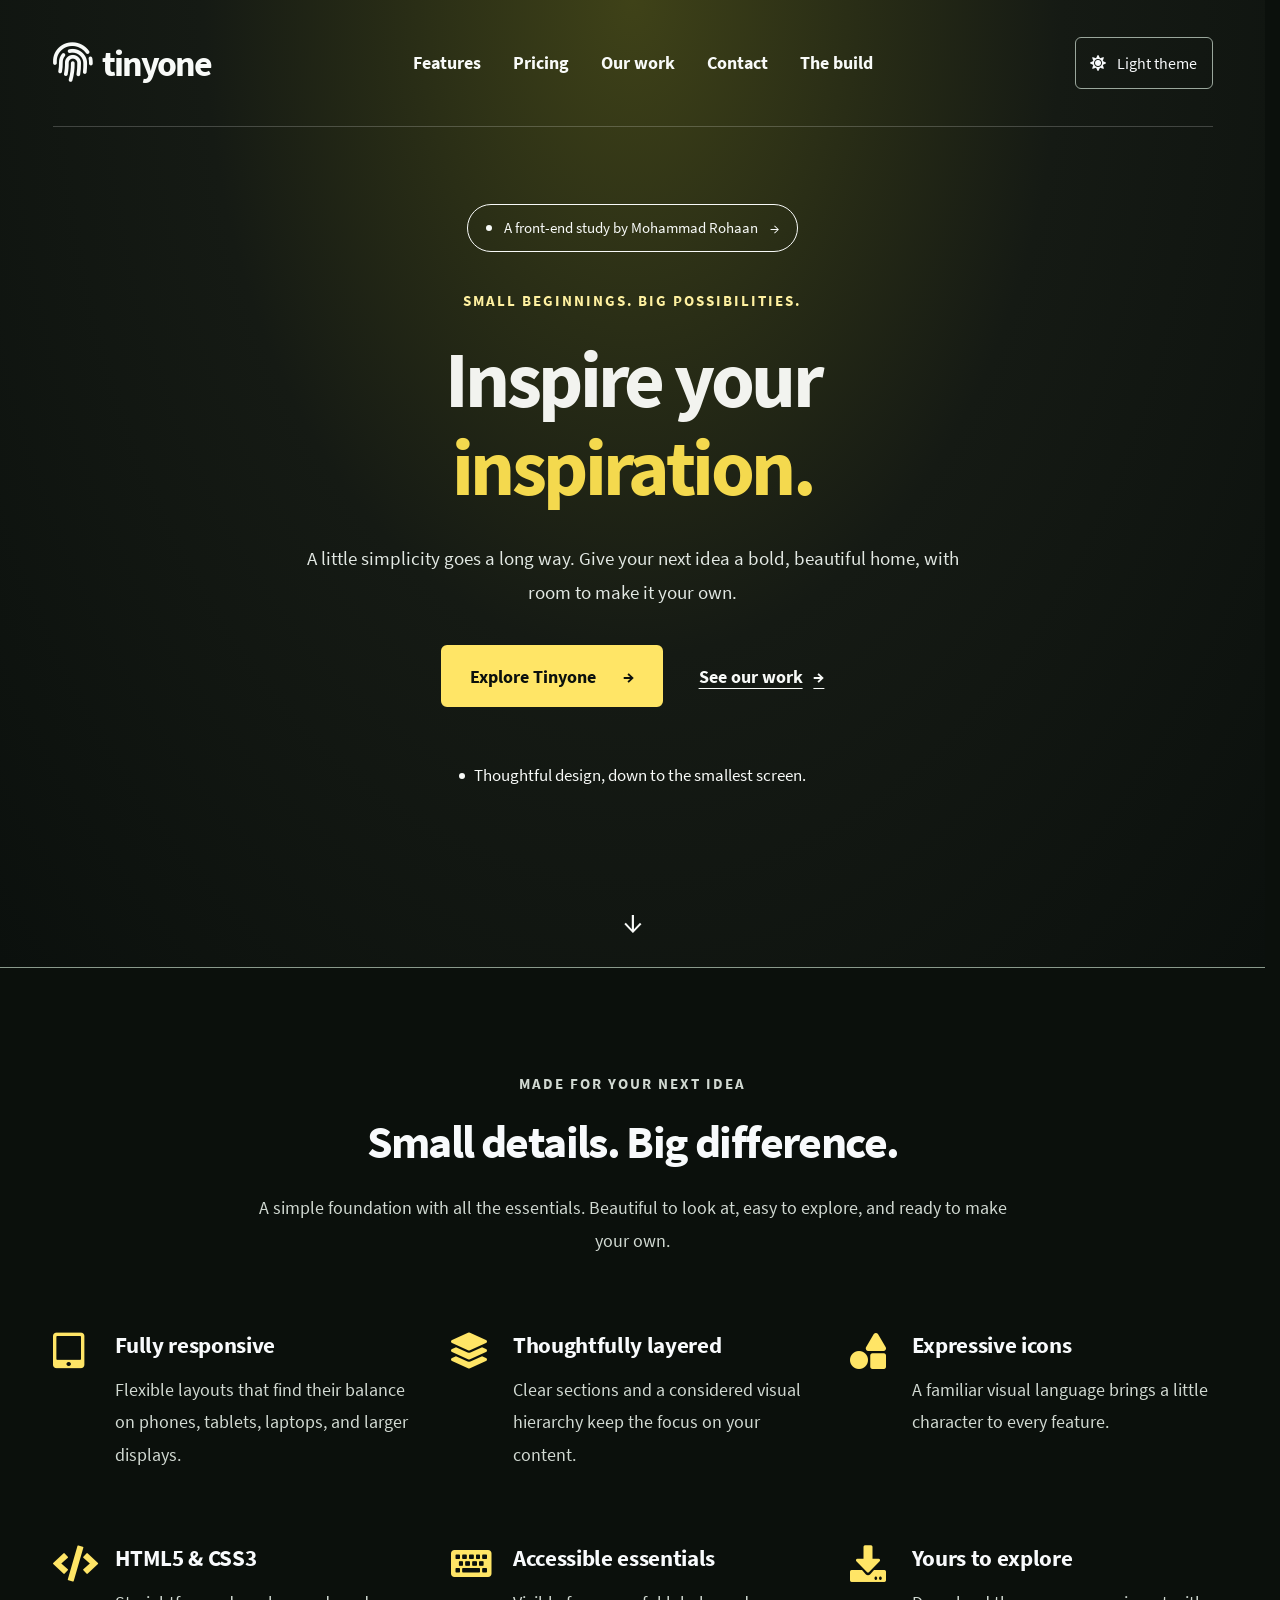
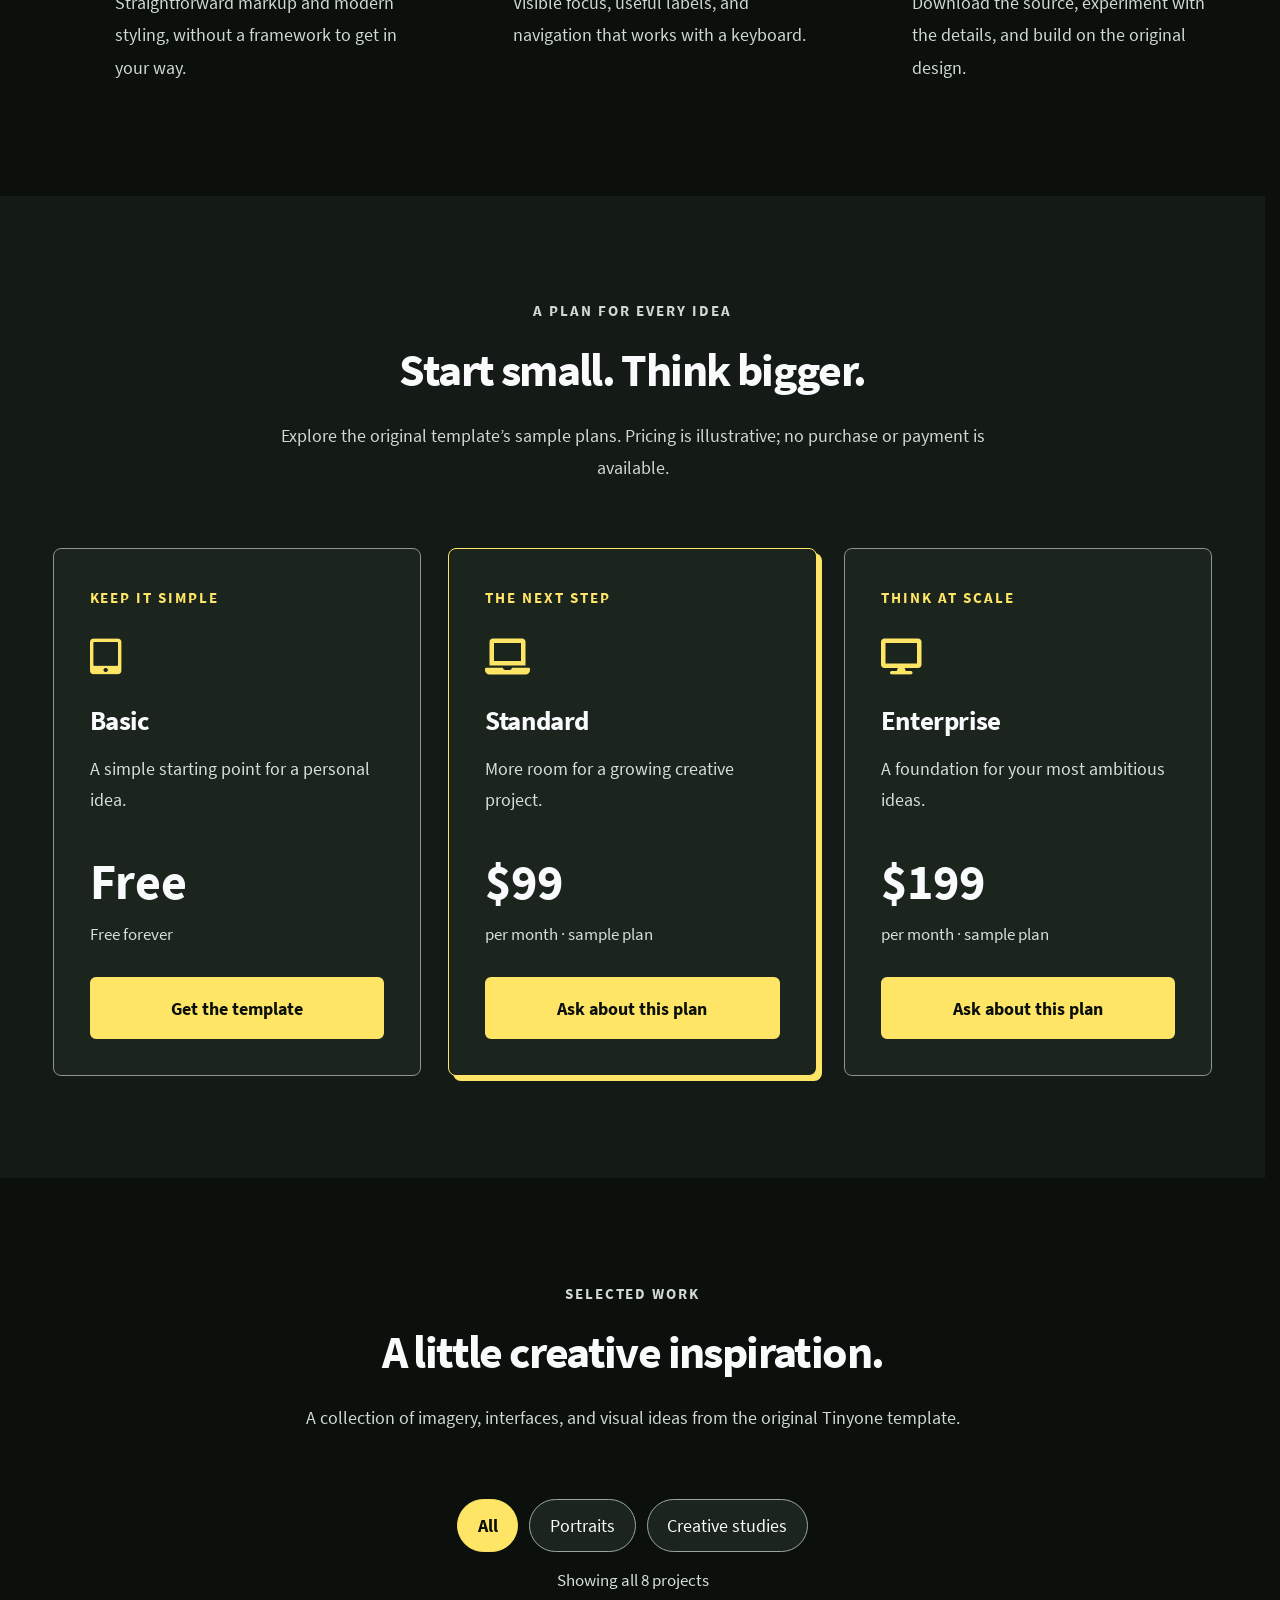
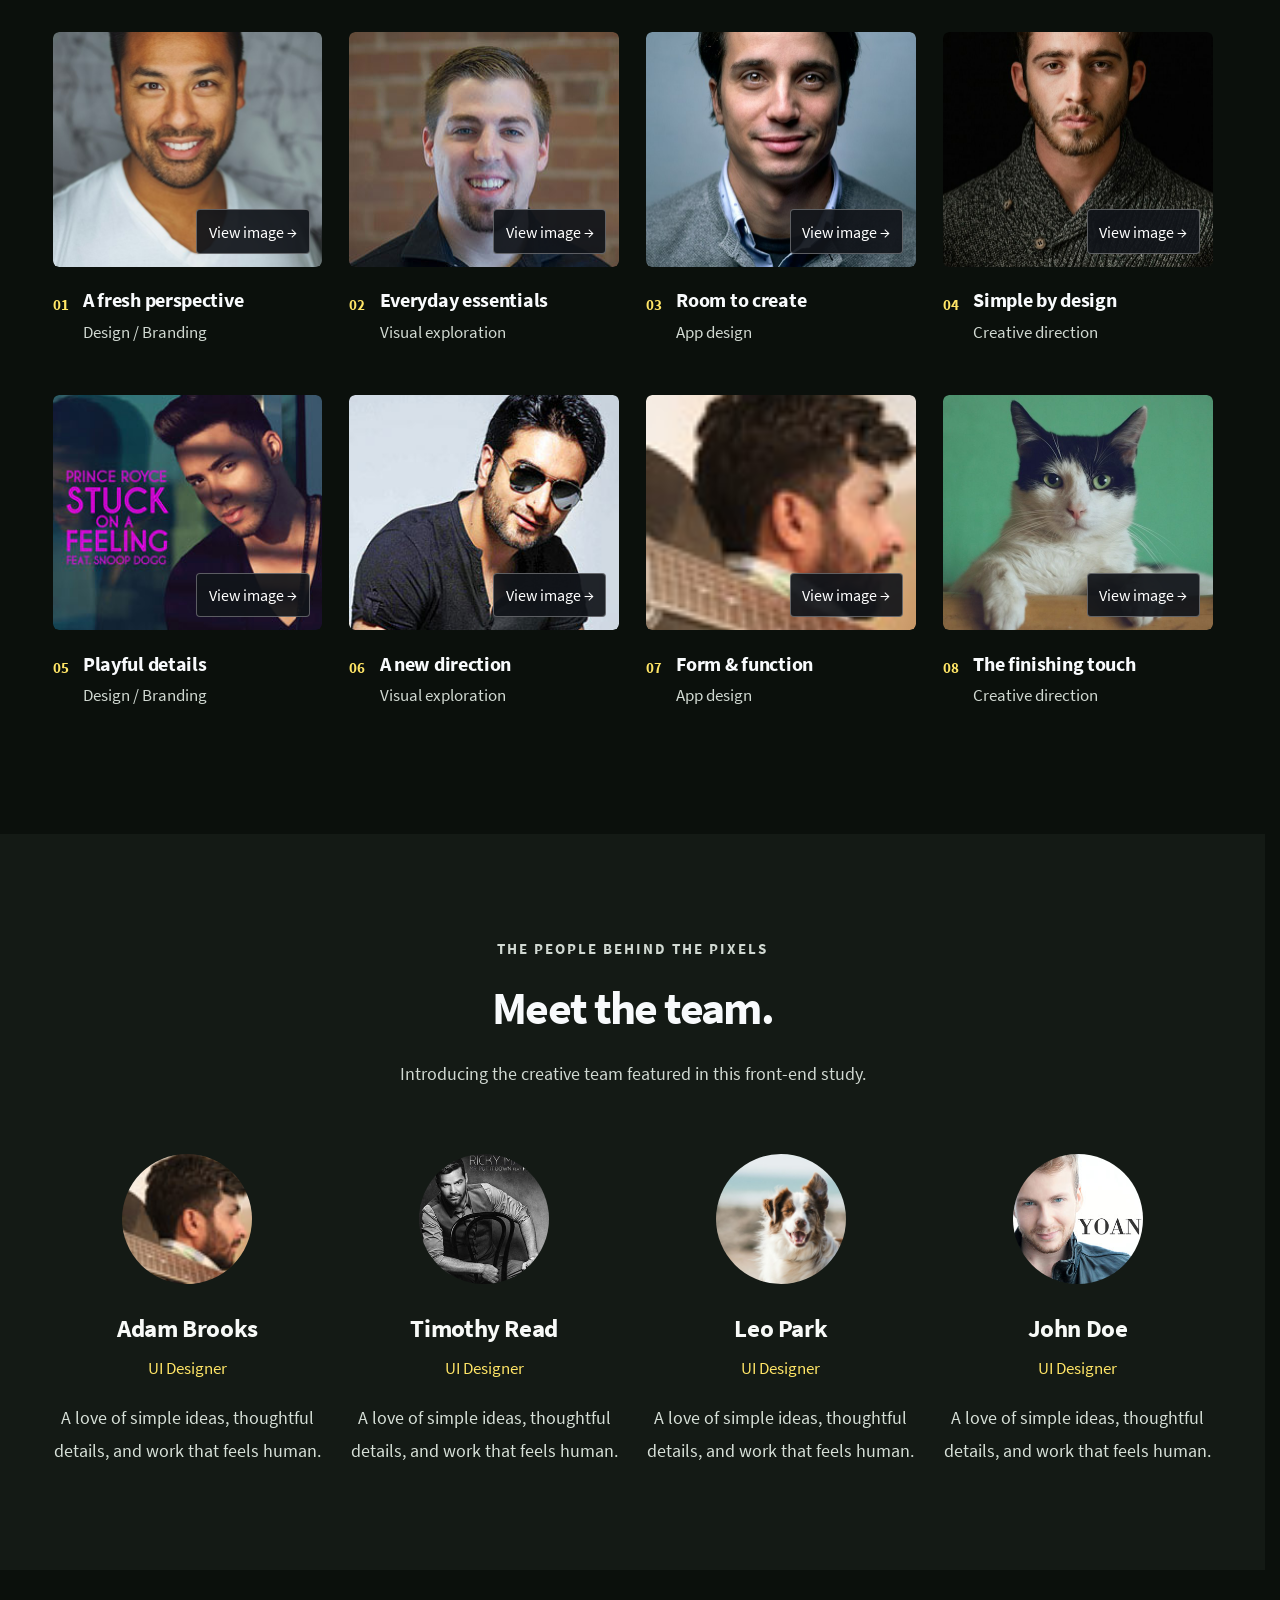
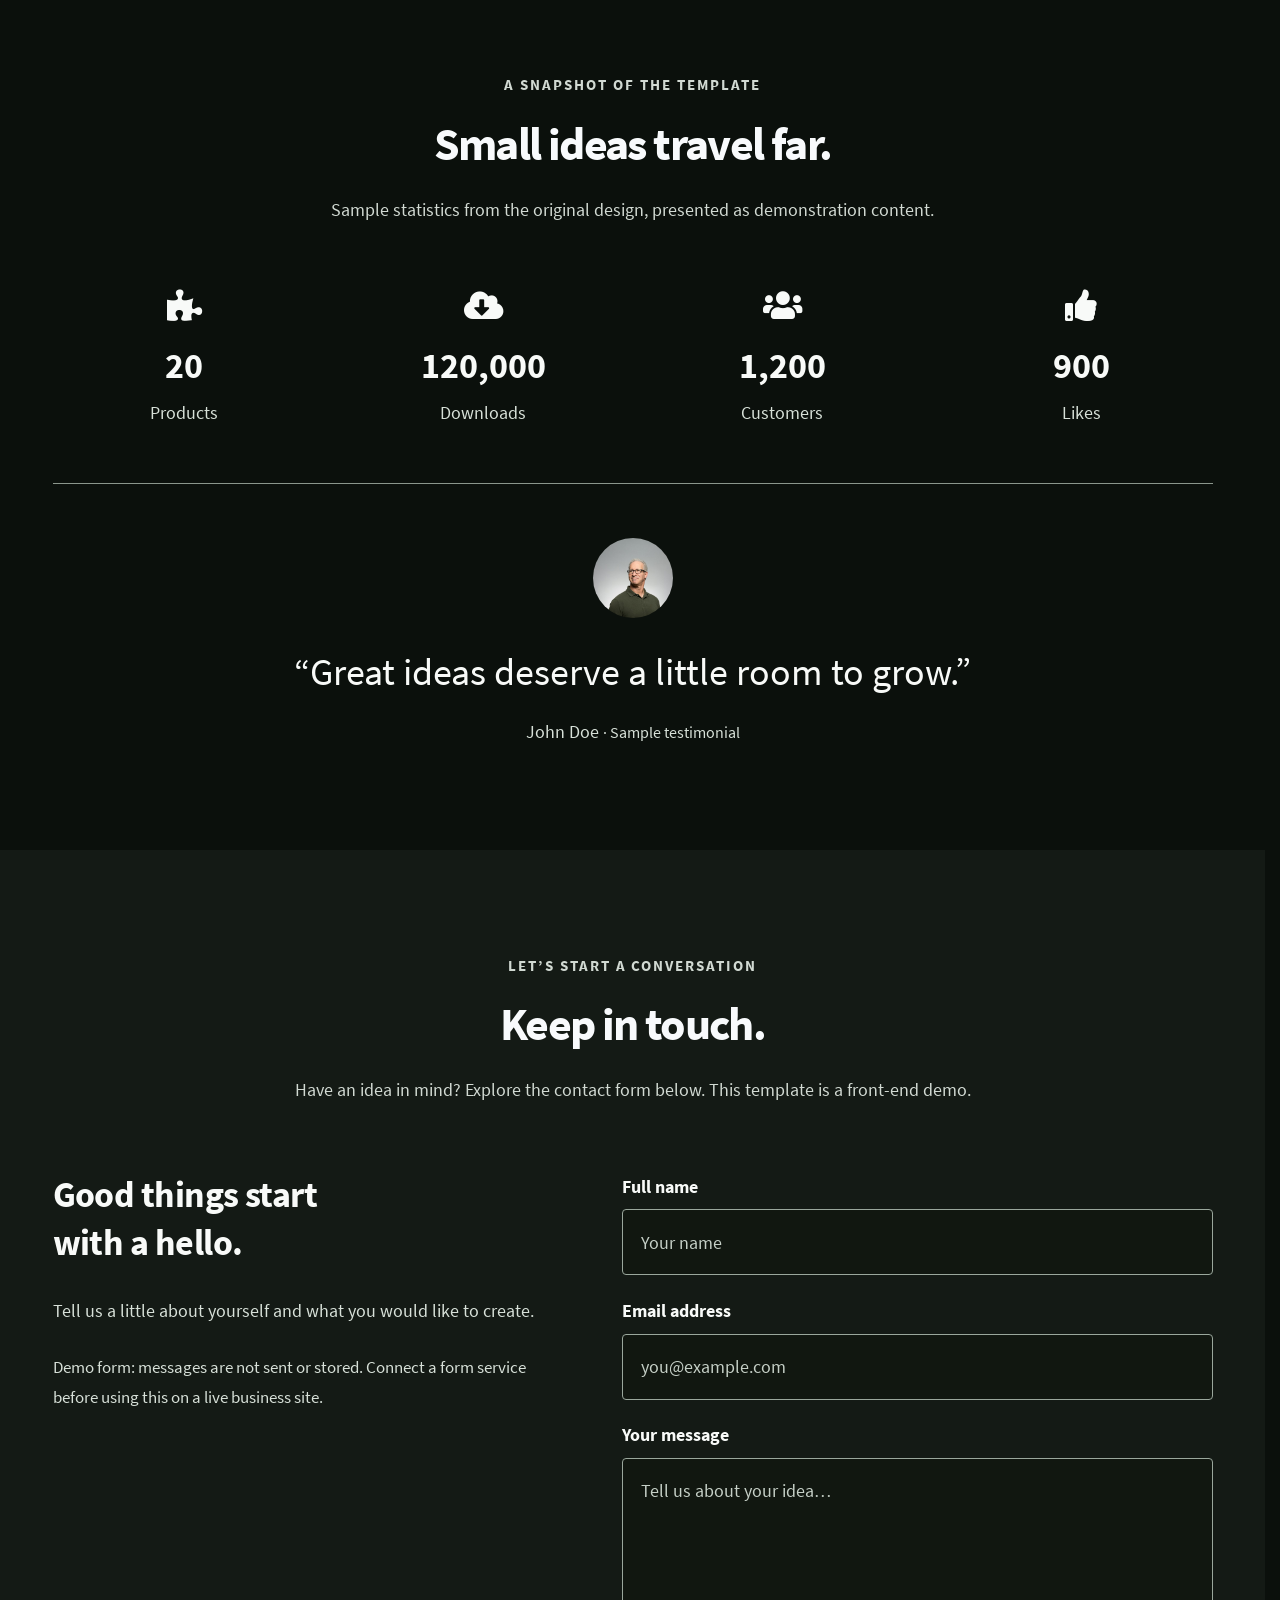
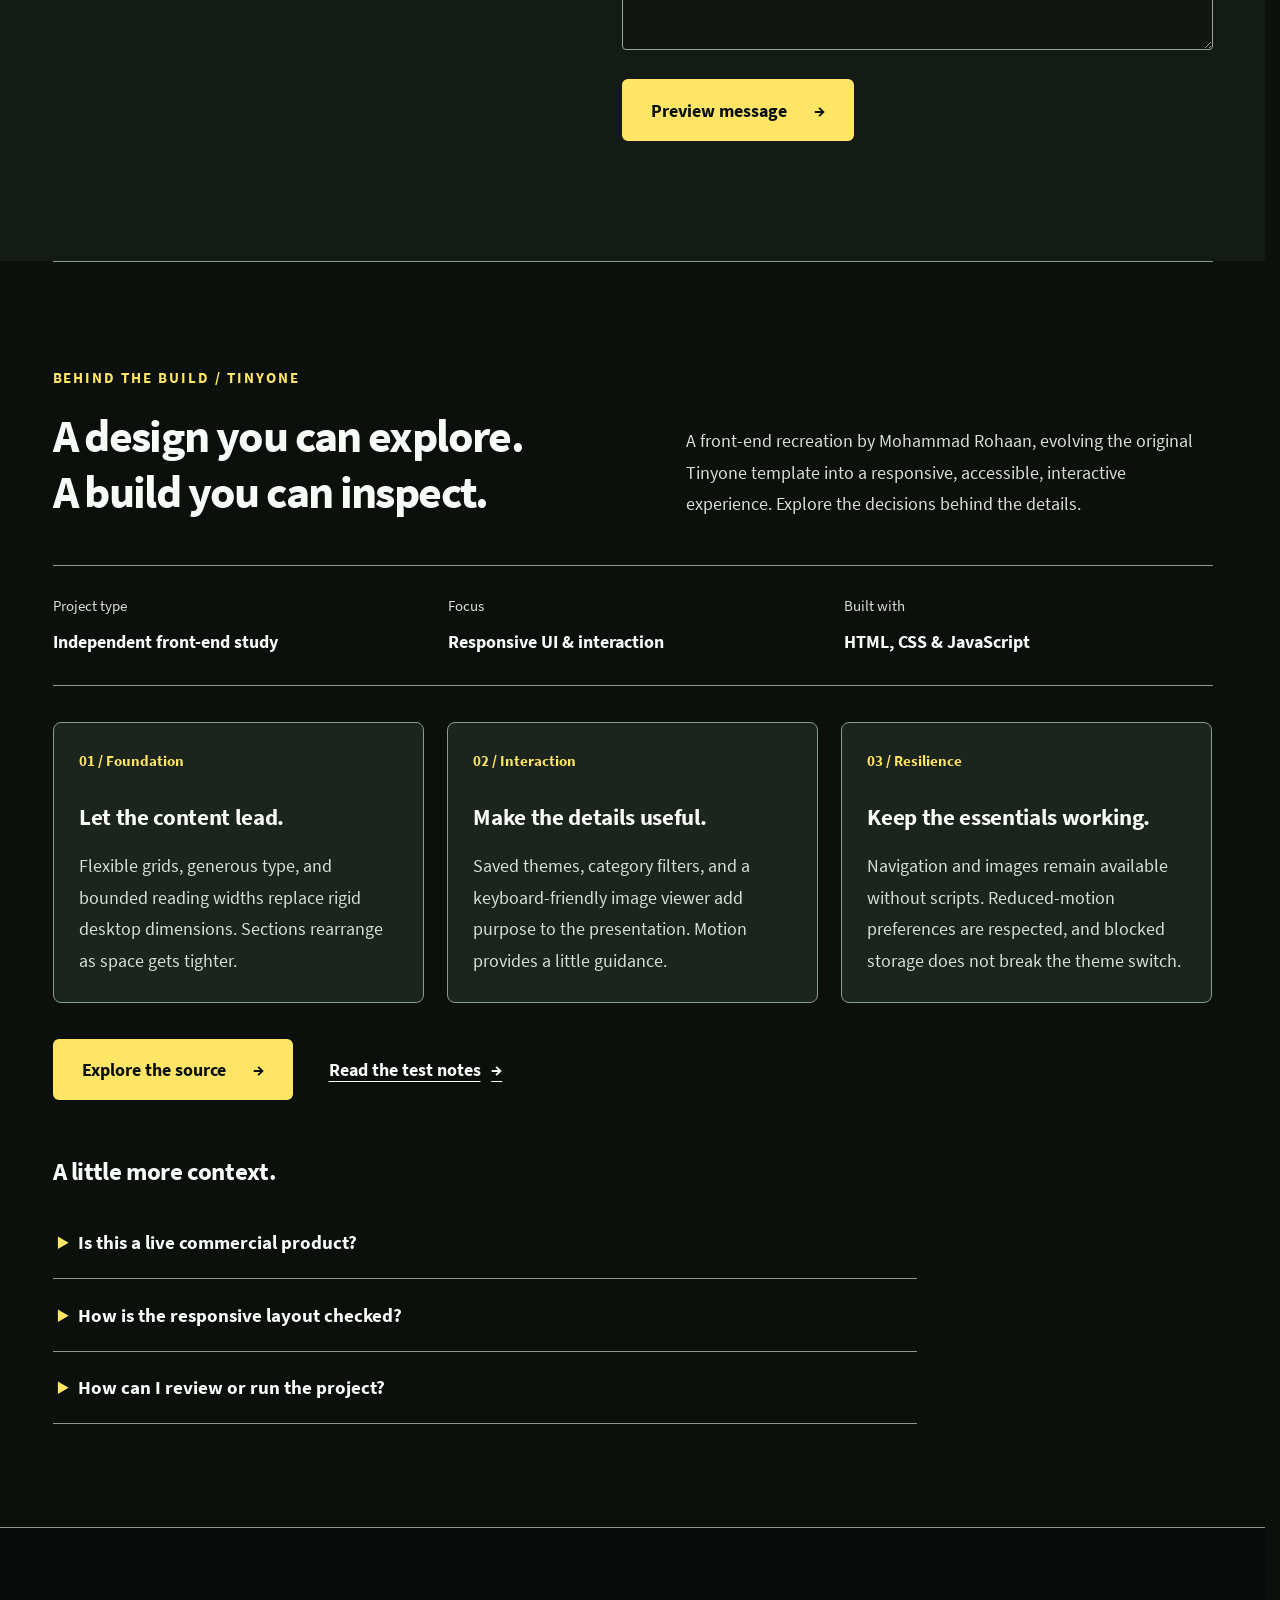
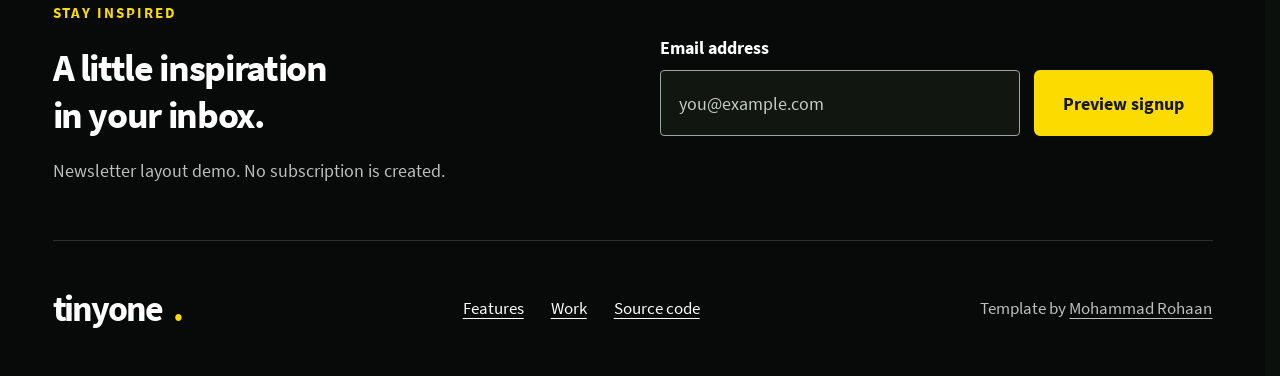
<file: index.html>
<!doctype html>
<html lang="en" data-theme="dark">
  <head>
    <meta charset="UTF-8" />
    <meta name="viewport" content="width=device-width, initial-scale=1" />
    <meta
      name="description"
      content="A bright, thoughtful one-page template for your next idea. Explore features, sample work, and flexible layouts."
    />
    <meta name="theme-color" content="#101311" />
    <script src="theme-init.js"></script>
    <title>Tinyone — Inspire your inspiration</title>
    <link rel="icon" href="img/lock.png" />
    <link rel="stylesheet" href="css/style.css" />
    <link rel="stylesheet" href="css/font-Awesome/css/all.css" />
    <link rel="stylesheet" href="css/enhancements.css" />
    <link rel="stylesheet" href="css/presentation.css" />
    <script src="script.js" defer></script>
    <script src="enhancements.js" defer></script>
    <script src="presentation.js" defer></script>
  </head>
  <body>
    <div class="reading-progress" aria-hidden="true"><span></span></div>
    <a class="skip-link" href="#main">Skip to content</a>
    <div class="hero" id="home">
      <header class="site-header wrap">
        <a class="brand" href="#home" aria-label="Home"
          ><i class="fas fa-fingerprint" aria-hidden="true"></i
          ><span>tinyone</span></a
        >
        <button
          class="menu-toggle"
          type="button"
          aria-expanded="false"
          aria-controls="navigation"
        >
          <i class="fas fa-bars" aria-hidden="true"></i><span>Menu</span>
        </button>
        <nav id="navigation" aria-label="Main navigation">
          <a href="#features">Features</a><a href="#pricing">Pricing</a
          ><a href="#work">Our work</a><a href="#contact">Contact</a
          ><a href="#project-notes">The build</a>
        </nav>
        <button
          class="theme-toggle"
          type="button"
          aria-label="Use light theme"
          hidden
        >
          <i class="fas fa-sun" aria-hidden="true"></i><span>Light theme</span>
        </button>
      </header>
      <div class="hero-content wrap">
        <a class="project-credit" href="#project-notes"
          ><span aria-hidden="true"></span> A front-end study by Mohammad Rohaan
          <span aria-hidden="true">→</span></a
        >
        <p class="eyebrow">Small beginnings. Big possibilities.</p>
        <h1>
          Inspire your<br /><span class="hero-highlight"> inspiration. </span>
        </h1>
        <p>
          A little simplicity goes a long way. Give your next idea a bold,
          beautiful home, with room to make it your own.
        </p>
        <div class="actions">
          <a class="button" href="#features"
            >Explore Tinyone <span aria-hidden="true">→</span></a
          ><a class="text-link" href="#work"
            >See our work <span aria-hidden="true">→</span></a
          >
        </div>
        <div class="hero-note">
          <span></span> Thoughtful design, down to the smallest screen.
        </div>
      </div>
      <a class="scroll-cue" href="#features" aria-label="Explore features">↓</a>
    </div>
    <main id="main" tabindex="-1">
      <section class="section wrap" id="features">
        <div class="section-heading">
          <p class="eyebrow">Made for your next idea</p>
          <h2>Small details. Big difference.</h2>
          <p>
            A simple foundation with all the essentials. Beautiful to look at,
            easy to explore, and ready to make your own.
          </p>
        </div>
        <div class="features-grid">
          <article class="feature">
            <i class="fas fa-tablet-alt" aria-hidden="true"></i>
            <div>
              <h3>Fully responsive</h3>
              <p>
                Flexible layouts that find their balance on phones, tablets,
                laptops, and larger displays.
              </p>
            </div>
          </article>
          <article class="feature">
            <i class="fas fa-layer-group" aria-hidden="true"></i>
            <div>
              <h3>Thoughtfully layered</h3>
              <p>
                Clear sections and a considered visual hierarchy keep the focus
                on your content.
              </p>
            </div>
          </article>
          <article class="feature">
            <i class="fas fa-shapes" aria-hidden="true"></i>
            <div>
              <h3>Expressive icons</h3>
              <p>
                A familiar visual language brings a little character to every
                feature.
              </p>
            </div>
          </article>
          <article class="feature">
            <i class="fas fa-code" aria-hidden="true"></i>
            <div>
              <h3>HTML5 & CSS3</h3>
              <p>
                Straightforward markup and modern styling, without a framework
                to get in your way.
              </p>
            </div>
          </article>
          <article class="feature">
            <i class="fas fa-keyboard" aria-hidden="true"></i>
            <div>
              <h3>Accessible essentials</h3>
              <p>
                Visible focus, useful labels, and navigation that works with a
                keyboard.
              </p>
            </div>
          </article>
          <article class="feature">
            <i class="fas fa-download" aria-hidden="true"></i>
            <div>
              <h3>Yours to explore</h3>
              <p>
                Download the source, experiment with the details, and build on
                the original design.
              </p>
            </div>
          </article>
        </div>
      </section>
      <section class="section soft" id="pricing">
        <div class="wrap">
          <div class="section-heading">
            <p class="eyebrow">A plan for every idea</p>
            <h2>Start small. Think bigger.</h2>
            <p>
              Explore the original template’s sample plans. Pricing is
              illustrative; no purchase or payment is available.
            </p>
          </div>
          <div class="pricing-grid">
            <article class="price-card">
              <p class="eyebrow">Keep it simple</p>
              <i class="fas fa-tablet-alt" aria-hidden="true"></i>
              <h3>Basic</h3>
              <p>A simple starting point for a personal idea.</p>
              <p class="price">Free</p>
              <p class="period">Free forever</p>
              <a
                class="button"
                href="https://github.com/rohaan2802/WebTinyOne/archive/refs/heads/main.zip"
                >Get the template</a
              >
            </article>
            <article class="price-card featured">
              <p class="eyebrow">The next step</p>
              <i class="fas fa-laptop" aria-hidden="true"></i>
              <h3>Standard</h3>
              <p>More room for a growing creative project.</p>
              <p class="price">$99</p>
              <p class="period">per month · sample plan</p>
              <a class="button" href="#contact">Ask about this plan</a>
            </article>
            <article class="price-card">
              <p class="eyebrow">Think at scale</p>
              <i class="fas fa-desktop" aria-hidden="true"></i>
              <h3>Enterprise</h3>
              <p>A foundation for your most ambitious ideas.</p>
              <p class="price">$199</p>
              <p class="period">per month · sample plan</p>
              <a class="button" href="#contact">Ask about this plan</a>
            </article>
          </div>
        </div>
      </section>
      <section class="section wrap" id="work">
        <div class="section-heading">
          <p class="eyebrow">Selected work</p>
          <h2>A little creative inspiration.</h2>
          <p>
            A collection of imagery, interfaces, and visual ideas from the
            original Tinyone template.
          </p>
        </div>
        <div class="work-tools wrap" hidden>
          <div class="work-filters" role="group" aria-label="Filter work">
            <button type="button" data-filter="All" aria-pressed="true">
              All</button
            ><button type="button" data-filter="Portraits" aria-pressed="false">
              Portraits</button
            ><button
              type="button"
              data-filter="Creative studies"
              aria-pressed="false"
            >
              Creative studies
            </button>
          </div>
          <p class="filter-status" role="status" aria-live="polite">
            Showing all 8 projects
          </p>
        </div>
        <div class="work-grid">
          <figure class="work-card" data-category="Portraits">
            <a
              class="work-preview"
              href="img/team-1.jpg"
              aria-label="View A fresh perspective"
              data-preview
              ><img
                src="img/team-1.jpg"
                alt="Creative portfolio sample 1"
                width="270"
                height="270"
                loading="lazy"
                decoding="async"
                class=""
              /><span class="preview-hint" aria-hidden="true"
                >View image →&#xfe0e;</span
              ></a
            >
            <figcaption>
              <span class="project-number">01</span>
              <div>
                <h3>A fresh perspective</h3>
                <p>Design / Branding</p>
              </div>
            </figcaption>
          </figure>
          <figure class="work-card" data-category="Portraits">
            <a
              class="work-preview"
              href="img/team-2.jpg"
              aria-label="View Everyday essentials"
              data-preview
              ><img
                src="img/team-2.jpg"
                alt="Creative portfolio sample 2"
                width="270"
                height="270"
                loading="lazy"
                decoding="async"
                class=""
              /><span class="preview-hint" aria-hidden="true"
                >View image →&#xfe0e;</span
              ></a
            >
            <figcaption>
              <span class="project-number">02</span>
              <div>
                <h3>Everyday essentials</h3>
                <p>Visual exploration</p>
              </div>
            </figcaption>
          </figure>
          <figure class="work-card" data-category="Portraits">
            <a
              class="work-preview"
              href="img/team-3.jpg"
              aria-label="View Room to create"
              data-preview
              ><img
                src="img/team-3.jpg"
                alt="Creative portfolio sample 3"
                width="270"
                height="270"
                loading="lazy"
                decoding="async"
                class=""
              /><span class="preview-hint" aria-hidden="true"
                >View image →&#xfe0e;</span
              ></a
            >
            <figcaption>
              <span class="project-number">03</span>
              <div>
                <h3>Room to create</h3>
                <p>App design</p>
              </div>
            </figcaption>
          </figure>
          <figure class="work-card" data-category="Portraits">
            <a
              class="work-preview"
              href="img/team-4.jpg"
              aria-label="View Simple by design"
              data-preview
              ><img
                src="img/team-4.jpg"
                alt="Creative portfolio sample 4"
                width="270"
                height="270"
                loading="lazy"
                decoding="async"
                class=""
              /><span class="preview-hint" aria-hidden="true"
                >View image →&#xfe0e;</span
              ></a
            >
            <figcaption>
              <span class="project-number">04</span>
              <div>
                <h3>Simple by design</h3>
                <p>Creative direction</p>
              </div>
            </figcaption>
          </figure>
          <figure class="work-card" data-category="Creative studies">
            <a
              class="work-preview"
              href="img/v4.jpg"
              aria-label="View Playful details"
              data-preview
              ><img
                src="img/v4.jpg"
                alt="Creative portfolio sample 5"
                width="257"
                height="257"
                loading="lazy"
                decoding="async"
                class=""
              /><span class="preview-hint" aria-hidden="true"
                >View image →&#xfe0e;</span
              ></a
            >
            <figcaption>
              <span class="project-number">05</span>
              <div>
                <h3>Playful details</h3>
                <p>Design / Branding</p>
              </div>
            </figcaption>
          </figure>
          <figure class="work-card" data-category="Creative studies">
            <a
              class="work-preview"
              href="img/a6.jpg"
              aria-label="View A new direction"
              data-preview
              ><img
                src="img/a6.jpg"
                alt="Creative portfolio sample 6"
                width="257"
                height="257"
                loading="lazy"
                decoding="async"
                class=""
              /><span class="preview-hint" aria-hidden="true"
                >View image →&#xfe0e;</span
              ></a
            >
            <figcaption>
              <span class="project-number">06</span>
              <div>
                <h3>A new direction</h3>
                <p>Visual exploration</p>
              </div>
            </figcaption>
          </figure>
          <figure class="work-card" data-category="Creative studies">
            <a
              class="work-preview"
              href="img/c2.jpg"
              aria-label="View Form & function"
              data-preview
              ><img
                src="img/c2.jpg"
                alt="Creative portfolio sample 7"
                width="68"
                height="68"
                loading="lazy"
                decoding="async"
                class=""
              /><span class="preview-hint" aria-hidden="true"
                >View image →&#xfe0e;</span
              ></a
            >
            <figcaption>
              <span class="project-number">07</span>
              <div>
                <h3>Form & function</h3>
                <p>App design</p>
              </div>
            </figcaption>
          </figure>
          <figure class="work-card" data-category="Creative studies">
            <a
              class="work-preview"
              href="img/c3.jpg"
              aria-label="View The finishing touch"
              data-preview
              ><img
                src="img/c3.jpg"
                alt="Creative portfolio sample 8"
                width="68"
                height="68"
                loading="lazy"
                decoding="async"
                class=""
              /><span class="preview-hint" aria-hidden="true"
                >View image →&#xfe0e;</span
              ></a
            >
            <figcaption>
              <span class="project-number">08</span>
              <div>
                <h3>The finishing touch</h3>
                <p>Creative direction</p>
              </div>
            </figcaption>
          </figure>
        </div>
      </section>
      <section class="section soft" id="team">
        <div class="wrap">
          <div class="section-heading">
            <p class="eyebrow">The people behind the pixels</p>
            <h2>Meet the team.</h2>
            <p>
              Introducing the creative team featured in this front-end study.
            </p>
          </div>
          <div class="team-grid">
            <article class="person">
              <img
                src="img/work%201.jpg"
                alt="Adam Brooks"
                width="68"
                height="68"
                loading="lazy"
                decoding="async"
                class=""
              />
              <h3>Adam Brooks</h3>
              <p class="role">UI Designer</p>
              <p>
                A love of simple ideas, thoughtful details, and work that feels
                human.
              </p>
            </article>
            <article class="person">
              <img
                src="img/work%202.jpg"
                alt="Timothy Read"
                width="257"
                height="257"
                loading="lazy"
                decoding="async"
                class=""
              />
              <h3>Timothy Read</h3>
              <p class="role">UI Designer</p>
              <p>
                A love of simple ideas, thoughtful details, and work that feels
                human.
              </p>
            </article>
            <article class="person">
              <img
                src="img/work%203.jpg"
                alt="Leo Park"
                width="257"
                height="257"
                loading="lazy"
                decoding="async"
                class=""
              />
              <h3>Leo Park</h3>
              <p class="role">UI Designer</p>
              <p>
                A love of simple ideas, thoughtful details, and work that feels
                human.
              </p>
            </article>
            <article class="person">
              <img
                src="img/work%204.jpg"
                alt="John Doe"
                width="257"
                height="257"
                loading="lazy"
                decoding="async"
                class=""
              />
              <h3>John Doe</h3>
              <p class="role">UI Designer</p>
              <p>
                A love of simple ideas, thoughtful details, and work that feels
                human.
              </p>
            </article>
          </div>
        </div>
      </section>
      <section class="section wrap" id="story">
        <div class="section-heading">
          <p class="eyebrow">A snapshot of the template</p>
          <h2>Small ideas travel far.</h2>
          <p>
            Sample statistics from the original design, presented as
            demonstration content.
          </p>
        </div>
        <div class="stats-grid">
          <div>
            <i class="fas fa-puzzle-piece" aria-hidden="true"></i
            ><strong>20</strong><span>Products</span>
          </div>
          <div>
            <i class="fas fa-cloud-download-alt" aria-hidden="true"></i
            ><strong>120,000</strong><span>Downloads</span>
          </div>
          <div>
            <i class="fas fa-users" aria-hidden="true"></i><strong>1,200</strong
            ><span>Customers</span>
          </div>
          <div>
            <i class="fas fa-thumbs-up" aria-hidden="true"></i
            ><strong>900</strong><span>Likes</span>
          </div>
        </div>
        <div class="quote-card">
          <img
            src="img/john%201.jpg"
            alt="John Doe"
            width="257"
            height="257"
            loading="lazy"
            decoding="async"
            class=""
          />
          <blockquote>“Great ideas deserve a little room to grow.”</blockquote>
          <p>John Doe <span>· Sample testimonial</span></p>
        </div>
      </section>
      <section class="section soft" id="contact">
        <div class="wrap">
          <div class="section-heading">
            <p class="eyebrow">Let’s start a conversation</p>
            <h2>Keep in touch.</h2>
            <p>
              Have an idea in mind? Explore the contact form below. This
              template is a front-end demo.
            </p>
          </div>
          <div class="contact-layout">
            <div class="contact-details">
              <h3>
                Good things start<br />
                with a hello.
              </h3>
              <p>
                Tell us a little about yourself and what you would like to
                create.
              </p>
              <p class="demo-note">
                Demo form: messages are not sent or stored. Connect a form
                service before using this on a live business site.
              </p>
            </div>
            <noscript
              ><p>
                Enable JavaScript to preview this demo form. No submissions are
                sent.
              </p></noscript
            >
            <form class="contact-form" data-demo-form>
              <label for="name">Full name</label
              ><input
                disabled
                id="name"
                name="name"
                autocomplete="name"
                placeholder="Your name"
                required
                maxlength="120"
              /><label for="email">Email address</label
              ><input
                disabled
                id="email"
                name="email"
                type="email"
                autocomplete="email"
                placeholder="you@example.com"
                required
                maxlength="254"
              /><label for="message">Your message</label
              ><textarea
                disabled
                id="message"
                name="message"
                rows="5"
                placeholder="Tell us about your idea…"
                required
                maxlength="5000"
              ></textarea
              ><button class="button" type="submit" disabled>
                Preview message <span aria-hidden="true">→</span>
              </button>
              <p class="form-status" role="status" aria-live="polite"></p>
            </form>
          </div>
        </div>
      </section>
      <section
        class="section project-notes wrap"
        id="project-notes"
        aria-labelledby="project-heading"
      >
        <div class="project-intro">
          <div>
            <p class="eyebrow">Behind the build / Tinyone</p>
            <h2 id="project-heading">
              A design you can explore.<br />
              A build you can inspect.
            </h2>
          </div>
          <p>
            A front-end recreation by Mohammad Rohaan, evolving the original
            Tinyone template into a responsive, accessible, interactive
            experience. Explore the decisions behind the details.
          </p>
        </div>
        <dl class="project-facts">
          <div>
            <dt>Project type</dt>
            <dd>Independent front-end study</dd>
          </div>
          <div>
            <dt>Focus</dt>
            <dd>Responsive UI & interaction</dd>
          </div>
          <div>
            <dt>Built with</dt>
            <dd>HTML, CSS & JavaScript</dd>
          </div>
        </dl>
        <div class="process-grid">
          <article>
            <span class="step-number">01 / Foundation</span>
            <h3>Let the content lead.</h3>
            <p>
              Flexible grids, generous type, and bounded reading widths replace
              rigid desktop dimensions. Sections rearrange as space gets
              tighter.
            </p>
          </article>
          <article>
            <span class="step-number">02 / Interaction</span>
            <h3>Make the details useful.</h3>
            <p>
              Saved themes, category filters, and a keyboard-friendly image
              viewer add purpose to the presentation. Motion provides a little
              guidance.
            </p>
          </article>
          <article>
            <span class="step-number">03 / Resilience</span>
            <h3>Keep the essentials working.</h3>
            <p>
              Navigation and images remain available without scripts.
              Reduced-motion preferences are respected, and blocked storage does
              not break the theme switch.
            </p>
          </article>
        </div>
        <div class="project-links">
          <a class="button" href="https://github.com/rohaan2802/WebTinyOne"
            >Explore the source <span aria-hidden="true">→</span></a
          ><a
            class="text-link"
            href="https://github.com/rohaan2802/WebTinyOne/blob/main/RESPONSIVE_QA.md"
            >Read the test notes <span aria-hidden="true">→</span></a
          >
        </div>
        <div class="project-faq">
          <h3>A little more context.</h3>
          <details>
            <summary>Is this a live commercial product?</summary>
            <p>
              No. This is a portfolio demonstration based on an existing
              template. Sample team, portfolio, pricing, statistics, and
              testimonial content is illustrative. The source preserves
              attribution to the original design.
            </p>
          </details>
          <details>
            <summary>How is the responsive layout checked?</summary>
            <p>
              Browser checks cover compact phones through wide desktop viewports
              in both themes, alongside landscape, enlarged text, keyboard
              navigation, and no-JavaScript behavior. The linked test notes
              document the scope; physical-device coverage is not universal.
            </p>
          </details>
          <details>
            <summary>How can I review or run the project?</summary>
            <p>
              Open the source repository and follow the README. The site runs as
              static files with no application build step. The included browser
              regression checks can be run locally.
            </p>
          </details>
        </div>
      </section>
    </main>
    <footer class="site-footer">
      <div class="wrap">
        <div class="newsletter">
          <div>
            <p class="eyebrow">Stay inspired</p>
            <h2>
              A little inspiration<br />
              in your inbox.
            </h2>
            <p>Newsletter layout demo. No subscription is created.</p>
          </div>
          <noscript
            ><p>
              Enable JavaScript to preview this demo form. No submissions are
              sent.
            </p></noscript
          >
          <form data-demo-form>
            <label for="newsletter-email">Email address</label>
            <div class="newsletter-fields">
              <input
                disabled
                type="email"
                name="email"
                id="newsletter-email"
                autocomplete="email"
                placeholder="you@example.com"
                required
              /><button type="submit" disabled class="button">
                Preview signup
              </button>
            </div>
            <p class="form-status" role="status" aria-live="polite"></p>
          </form>
        </div>
        <div class="footer-bottom">
          <a class="brand" href="#home"
            >tinyone<span aria-hidden="true">.</span></a
          >
          <nav aria-label="Footer navigation">
            <a href="#features">Features</a><a href="#work">Work</a
            ><a href="https://github.com/rohaan2802/WebTinyOne">Source code</a>
          </nav>
          <p>
            Template by
            <a href="https://github.com/rohaan2802">Mohammad Rohaan</a>
          </p>
        </div>
      </div>
    </footer>
    <button class="back-to-top" type="button" aria-label="Back to top" hidden>
      ↑
    </button>
    <dialog class="image-viewer" aria-labelledby="viewer-title">
      <div class="viewer-toolbar">
        <p id="viewer-position"></p>
        <button
          class="viewer-close"
          type="button"
          aria-label="Close image viewer"
        >
          Close <span aria-hidden="true">×</span>
        </button>
      </div>
      <img class="viewer-image" alt="" />
      <div class="viewer-details">
        <h2 id="viewer-title"></h2>
        <div class="viewer-actions">
          <button type="button" data-direction="-1" aria-label="Previous image">
            ←</button
          ><button type="button" data-direction="1" aria-label="Next image">
            →
          </button>
        </div>
      </div>
    </dialog>
  </body>
</html>
</file>
<file: css/style.css>
@font-face {
  font-family: Source;
  src: url("fonts/SourceSansPro-Regular.ttf") format("truetype");
  font-weight: 400;
  font-display: swap;
}
@font-face {
  font-family: Source;
  src: url("fonts/SourceSansPro-Bold.ttf") format("truetype");
  font-weight: 700;
  font-display: swap;
}
:root {
  --font: Source, Arial, sans-serif;
  --ink: #0f172a;
  --muted: #1e293b;
  --soft: #eef2ff;
  --accent-text: #312e81;
  --focus: #1d4ed8;
  --button-bg: #0f172a;
  --button-text: #fff;
  --button-hover: #1e293b;
  --line: #0f172a33;
}
/* Content-driven layout: no fixed content heights or overflow masking. */
* {
  box-sizing: border-box;
}
html {
  scroll-behavior: smooth;
  scroll-padding-top: 1.5rem;
}
body {
  margin: 0;
  color: var(--ink);
  background: #fff;
  font-family: var(--font);
  font-size: 1rem;
  line-height: 1.65;
  overflow-wrap: anywhere;
}
h1,
h2,
h3,
p,
figure,
blockquote {
  margin: 0;
}
h1,
h2,
h3 {
  line-height: 1.15;
  text-wrap: balance;
}
h1 {
  font-size: clamp(2.5rem, 6.2vw, 5.4rem);
  letter-spacing: -0.045em;
}
h2 {
  font-size: clamp(2rem, 3.6vw, 3.25rem);
  letter-spacing: -0.035em;
}
h3 {
  font-size: 1.25rem;
  letter-spacing: -0.015em;
}
p {
  color: var(--muted);
}
a {
  color: inherit;
  text-underline-offset: 0.25em;
}
img {
  display: block;
  max-width: 100%;
  height: auto;
}
button,
input,
textarea {
  font: inherit;
}
button,
a,
input,
textarea {
  -webkit-tap-highlight-color: transparent;
}
button {
  cursor: pointer;
}
a,
button {
  touch-action: manipulation;
}
a:focus-visible,
button:focus-visible,
input:focus-visible,
textarea:focus-visible {
  outline: 3px solid var(--focus);
  outline-offset: 5px;
}
button,
input,
textarea {
  max-width: 100%;
}
input,
textarea {
  width: 100%;
  min-width: 0;
  border: 1px solid #aaa;
  border-radius: 4px;
  padding: 0.9rem 1rem;
  background: #fff;
  color: #202127;
}
textarea {
  resize: vertical;
}
label {
  display: block;
  font-weight: 700;
  margin-bottom: 0.4rem;
}
input::placeholder,
textarea::placeholder {
  color: #6b6b71;
}
[hidden] {
  display: none !important;
}
.wrap {
  width: calc(100% - clamp(2rem, 8vw, 8rem));
  max-width: 1160px;
  margin-inline: auto;
}
.section {
  padding-block: clamp(4rem, 8vw, 7rem);
}
.soft {
  background: var(--soft);
}
.section-heading {
  text-align: center;
  max-width: 700px;
  margin: 0 auto clamp(2.5rem, 5vw, 4rem);
}
.section-heading > p:last-child {
  margin-top: 1.2rem;
}
.eyebrow {
  text-transform: uppercase;
  font-size: 0.75rem;
  letter-spacing: 0.18em;
  font-weight: 700;
  margin-bottom: 1rem;
  color: var(--accent-text);
}
.site-header {
  display: flex;
  gap: 1.5rem;
  align-items: center;
  justify-content: space-between;
  padding-block: 1.75rem;
  border-bottom: 1px solid var(--line);
  position: relative;
}
.brand {
  display: inline-flex;
  gap: 0.65rem;
  align-items: center;
  text-decoration: none;
  font-size: 2rem;
  font-weight: 700;
  letter-spacing: -0.06em;
  min-width: 0;
}
.brand img {
  width: 189px;
  max-width: 100%;
  height: auto;
}
.brand i {
  font-size: 2.2rem;
}
.site-header nav {
  display: flex;
  align-items: center;
  gap: clamp(1rem, 2.5vw, 2rem);
  flex-wrap: wrap;
}
.site-header nav a {
  font-size: 0.875rem;
  font-weight: 700;
  text-decoration: none;
  padding-block: 0.75rem;
}
.site-header nav a:hover {
  text-decoration: underline;
}
.menu-toggle {
  display: none;
  align-items: center;
  gap: 0.5rem;
  border: 1px solid currentColor;
  background: transparent;
  color: inherit;
  border-radius: 4px;
  padding: 0.6rem 0.8rem;
  min-height: 44px;
}
.hero-content {
  padding-block: clamp(4rem, 8vw, 7rem);
  text-align: center;
}
.hero-content > p:not(.eyebrow) {
  max-width: 650px;
  margin: 1.75rem auto 0;
  font-size: clamp(1rem, 1.5vw, 1.2rem);
}
.actions {
  display: flex;
  flex-wrap: wrap;
  align-items: center;
  justify-content: center;
  gap: 1rem 2rem;
  margin-top: 2rem;
}
.button {
  display: inline-flex;
  align-items: center;
  justify-content: center;
  gap: 1.5rem;
  min-height: 50px;
  padding: 0.85rem 1.5rem;
  border: 2px solid var(--button-bg);
  border-radius: 3px;
  background: var(--button-bg);
  color: var(--button-text);
  font-size: 0.875rem;
  font-weight: 700;
  text-decoration: none;
  line-height: 1.5;
  text-align: center;
  transition:
    background 0.2s,
    transform 0.2s;
}
.button:hover {
  background: var(--button-hover);
  border-color: var(--button-hover);
  transform: translateY(-2px);
}
.text-link {
  font-weight: 700;
  min-height: 44px;
  display: inline-flex;
  align-items: center;
  gap: 0.6rem;
}
.hero-content .hero-note {
  font-size: 0.8rem !important;
  margin-top: 3rem !important;
}
.features-grid {
  display: grid;
  grid-template-columns: repeat(3, minmax(0, 1fr));
  gap: 3rem 2rem;
}
.feature > i {
  font-size: 2.5rem;
  color: var(--accent-text);
}
.feature h3 {
  margin-bottom: 0.75rem;
}
.feature p {
  font-size: 0.95rem;
}
.work-grid,
.team-grid {
  display: grid;
  grid-template-columns: repeat(4, minmax(0, 1fr));
  gap: 1.5rem;
}
.work-card {
  min-width: 0;
}
.work-card img {
  width: 100%;
  aspect-ratio: 1.15;
  object-fit: cover;
  transition: filter 0.25s;
}
.work-card:hover img {
  filter: brightness(0.9);
}
.work-card figcaption {
  display: flex;
  gap: 0.8rem;
  padding: 1.15rem 0;
  align-items: start;
}
.work-card h3 {
  font-size: 1rem;
  line-height: 1.4;
}
.work-card p {
  font-size: 0.8rem;
  margin-top: 0.15rem;
}
.project-number {
  font-size: 0.7rem;
  color: var(--accent-text);
  font-weight: 700;
  padding-top: 0.25rem;
}
.person img {
  width: 100%;
  aspect-ratio: 1;
  object-fit: cover;
  margin-bottom: 1.5rem;
}
.person h3 {
  font-size: 1.4rem;
}
.person .role {
  color: var(--accent-text);
  font-size: 0.8rem;
  margin: 0.5rem 0 1rem;
}
.person > p:last-child {
  font-size: 0.9rem;
}
.site-footer {
  padding-top: 4rem;
}
.site-footer a:hover {
  text-decoration: underline;
}
.footer-bottom {
  display: flex;
  justify-content: space-between;
  align-items: center;
  gap: 1rem 2rem;
  flex-wrap: wrap;
  padding-block: 2rem;
  border-top: 1px solid var(--line);
  font-size: 0.8rem;
}
.footer-bottom nav {
  display: flex;
  gap: 1.5rem;
  flex-wrap: wrap;
}
.footer-bottom a {
  display: inline-flex;
  align-items: center;
  min-height: 44px;
}
.skip-link {
  position: fixed;
  top: 1rem;
  left: 1rem;
  padding: 1rem;
  z-index: 10;
  background: #fff;
  color: #111;
  transform: translateY(-200%);
}
.skip-link:focus {
  transform: translateY(0);
}
@media (min-width: 1600px) {
  .wrap {
    max-width: 1320px;
  }
}
@media (max-width: 1000px) {
  .work-grid,
  .team-grid {
    grid-template-columns: repeat(2, minmax(0, 1fr));
  }
  .features-grid {
    gap: 2rem;
  }
  .site-header {
    gap: 1rem;
  }
  .site-header nav {
    gap: 1rem;
  }
}
@media (max-width: 960px) {
  .site-header {
    flex-wrap: wrap;
    padding-block: 1.25rem;
  }
  .site-header nav {
    width: 100%;
    justify-content: center;
    gap: 0.5rem 1.5rem;
  }
  .js .menu-toggle {
    display: inline-flex;
  }
  .js .site-header nav {
    display: none;
  }
  .js .site-header nav.is-open {
    display: flex;
    flex-direction: column;
    align-items: stretch;
    padding-top: 0.5rem;
  }
  .js .site-header nav a {
    padding: 0.75rem 1rem;
    border-radius: 3px;
  }
  .js .site-header nav a:hover {
    background: var(--line);
  }
  .features-grid {
    grid-template-columns: repeat(2, minmax(0, 1fr));
  }
  .hero-content {
    padding-block: 4rem;
  }
  .site-header .brand {
    font-size: 1.75rem;
  }
  .site-header .brand img {
    width: 160px;
  }
}
@media (max-width: 520px) {
  .features-grid,
  .work-grid,
  .team-grid {
    grid-template-columns: minmax(0, 1fr);
  }
  .team-grid {
    gap: 2.5rem;
  }
  .person img {
    max-width: 340px;
  }
  .actions {
    flex-direction: column;
    align-items: stretch;
  }
  .actions .text-link {
    justify-content: center;
  }
  .footer-bottom {
    align-items: flex-start;
    flex-direction: column;
  }
  .section-heading {
    text-align: left;
  }
  .hero-content h1 br {
    display: none;
  }
  .brand i {
    font-size: 1.75rem;
  }
  .site-header {
    gap: 0.5rem;
  }
  .work-card img {
    aspect-ratio: 1.3;
  }
}
@media (max-width: 300px) {
  .site-header .brand {
    font-size: 1.4rem;
  }
  .site-header .brand img {
    width: 120px;
  }
  .menu-toggle {
    padding: 0.5rem;
    font-size: 0.8rem;
  }
  h1 {
    font-size: 2rem;
  }
  .button {
    padding: 0.8rem;
    gap: 0.5rem;
  }
}
@media (prefers-reduced-motion: reduce) {
  html {
    scroll-behavior: auto;
  }
  *,
  *::before,
  *::after {
    transition: none !important;
    animation: none !important;
  }
}

.hero {
  background: #fcdb00;
  position: relative;
}
.hero .eyebrow {
  color: #49410a;
}
.hero-content h1 {
  max-width: 900px;
  margin: auto;
}
.hero-content > p {
  color: #444019;
}
.hero-note {
  display: flex;
  align-items: center;
  justify-content: center;
  gap: 0.5rem;
}
.hero-note span {
  width: 6px;
  height: 6px;
  flex-shrink: 0;
  border-radius: 100%;
  background: currentColor;
}
.scroll-cue {
  display: flex;
  align-items: center;
  justify-content: center;
  min-height: 50px;
  width: 50px;
  margin: 0 auto;
  padding-bottom: 1rem;
  font-size: 1.8rem;
  text-decoration: none;
}
.feature {
  display: grid;
  grid-template-columns: 44px minmax(0, 1fr);
  gap: 1rem;
}
.feature > i {
  color: #252525;
  font-size: 2rem;
  padding-top: 0.15rem;
}
.pricing-grid {
  display: grid;
  grid-template-columns: repeat(3, minmax(0, 1fr));
  gap: 1.5rem;
}
.price-card {
  padding: 2rem;
  display: flex;
  align-items: flex-start;
  flex-direction: column;
  background: #fff;
  border: 1px solid #deded5;
  border-radius: 8px;
}
.price-card.featured {
  border: 2px solid #222;
  box-shadow: 8px 8px 0 #fcdb00;
}
.price-card > i {
  font-size: 2rem;
  margin: 0.5rem 0 1.5rem;
}
.price-card h3 {
  font-size: 1.5rem;
  margin-bottom: 0.8rem;
}
.price-card .price {
  font-size: 2.75rem;
  color: #222;
  font-weight: 700;
  line-height: 1.2;
  margin-top: 2rem;
}
.price-card .period {
  font-size: 0.875rem;
  margin: 0.5rem 0 1.5rem;
}
.price-card .button {
  margin-top: auto;
  width: 100%;
  padding-inline: 0.75rem;
  gap: 0.5rem;
}
.work-card img {
  border-radius: 6px;
}
.person {
  text-align: center;
}
.person img {
  border-radius: 50%;
  width: 130px;
  margin-inline: auto;
}
.stats-grid {
  display: grid;
  grid-template-columns: repeat(4, minmax(0, 1fr));
  gap: 2rem;
  text-align: center;
  padding-bottom: 3rem;
  border-bottom: 1px solid #ddd;
}
.stats-grid i {
  font-size: 1.75rem;
  display: block;
}
.stats-grid strong {
  display: block;
  font-size: 2rem;
  margin-top: 0.7rem;
}
.stats-grid span {
  color: var(--muted);
}
.quote-card {
  text-align: center;
  max-width: 680px;
  margin: 3rem auto 0;
}
.quote-card img {
  width: 80px;
  aspect-ratio: 1;
  object-fit: cover;
  border-radius: 50%;
  margin: 0 auto 1.5rem;
}
.quote-card blockquote {
  font-size: clamp(1.5rem, 3vw, 2.2rem);
  line-height: 1.4;
}
.quote-card p {
  margin-top: 1rem;
}
.quote-card span {
  font-size: 0.875rem;
}
.contact-layout {
  display: grid;
  grid-template-columns: 1fr 1.2fr;
  gap: clamp(2rem, 6vw, 6rem);
}
.contact-details h3 {
  font-size: 2rem;
  margin-bottom: 1.5rem;
}
.contact-details p + p {
  margin-top: 1.5rem;
}
.demo-note {
  font-size: 0.875rem;
}
.contact-form input,
.contact-form textarea {
  margin-bottom: 1.1rem;
}
.form-status {
  font-size: 0.875rem;
  margin-top: 1rem;
}
.site-footer {
  background: #171717;
  color: #fff;
  --line: #ffffff26;
}
.site-footer p {
  color: #bfbfbf;
}
.site-footer .eyebrow {
  color: #fcdb00;
}
.newsletter {
  display: grid;
  grid-template-columns: 1fr 1fr;
  gap: 3rem;
  align-items: center;
  padding-bottom: 3rem;
}
.newsletter h2 {
  font-size: clamp(2rem, 3vw, 2.75rem);
  margin-bottom: 1rem;
}
.newsletter-fields {
  display: flex;
  gap: 0.75rem;
  align-items: stretch;
}
.newsletter-fields .button {
  background: #fcdb00;
  color: #171717;
  border-color: #fcdb00;
  flex-shrink: 0;
}
.newsletter-fields .button:hover {
  background: #ffe85c;
}
.site-footer .brand span {
  color: #fcdb00;
}
@media (max-width: 1000px) {
  .price-card {
    padding: 1.5rem;
  }
  .newsletter-fields {
    flex-direction: column;
  }
}
@media (max-width: 960px) {
  .pricing-grid {
    grid-template-columns: minmax(0, 1fr);
    max-width: 500px;
    margin-inline: auto;
  }
  .contact-layout,
  .newsletter {
    grid-template-columns: minmax(0, 1fr);
  }
  .stats-grid {
    grid-template-columns: repeat(2, minmax(0, 1fr));
  }
  .price-card {
    padding: 2rem;
  }
  .newsletter-fields {
    flex-direction: row;
  }
}
@media (max-width: 520px) {
  .newsletter-fields {
    flex-direction: column;
  }
  .feature {
    grid-template-columns: 36px minmax(0, 1fr);
  }
}
@media (max-width: 300px) {
  .stats-grid {
    grid-template-columns: minmax(0, 1fr);
  }
  .price-card {
    padding: 1.25rem;
  }
}
</file>
<file: css/enhancements.css>
/* Optional enhancements share the site's typography and spacing system. */
:root {
  color-scheme: light;
  --page-bg: #f8fafc;
  --panel: #e2e8f0;
  --edge: #334155;
  --tool-ink: #0f172a;
  --tool-bg: #ffffff;
  --tool-accent: #1e1b4b;
  --tool-selected: #ffffff;
}
html[data-theme="dark"] {
  color-scheme: dark;
  --page-bg: #0b100c;
  --ink: #f8faf8;
  --muted: #d7e0d8;
  --soft: #141a15;
  --panel: #1c241e;
  --edge: #8a9a8c;
  --accent-text: #ffe566;
  --focus: #ffe566;
  --line: #ffffff33;
  --tool-ink: #f8faf8;
  --tool-bg: #1c241e;
  --tool-accent: #ffe566;
  --tool-selected: #101410;
}
body {
  background: var(--page-bg);
}
.site-header nav {
  order: 1;
}
.theme-toggle {
  order: 2;
  display: inline-flex;
  align-items: center;
  justify-content: center;
  gap: 0.6rem;
  min-height: 44px;
  min-width: 44px;
  padding: 0.6rem 0.8rem;
  border: 1px solid currentColor;
  border-radius: 6px;
  color: inherit;
  background: transparent;
  font-size: 0.8rem;
  flex-shrink: 0;
}
.theme-toggle:hover {
  background: var(--line);
}
.theme-toggle span {
  white-space: nowrap;
}
.menu-toggle {
  order: 3;
}
.work-tools {
  text-align: center;
  margin-bottom: 2rem;
}
.work-filters {
  display: flex;
  justify-content: center;
  flex-wrap: wrap;
  gap: 0.6rem;
}
.work-filters button {
  border: 1px solid var(--edge);
  background: var(--tool-bg);
  color: var(--tool-ink);
  border-radius: 999px;
  min-height: 44px;
  padding: 0.55rem 1.1rem;
  font-size: 0.875rem;
}
.work-filters button[aria-pressed="true"] {
  background: var(--tool-accent);
  border-color: var(--tool-accent);
  color: var(--tool-selected);
}
.filter-status {
  font-size: 0.8rem;
  margin-top: 0.8rem;
}
.work-preview {
  position: relative;
  display: block;
  border-radius: 6px;
}
.work-preview:focus-visible {
  outline-offset: -4px;
  outline-width: 4px;
}
.preview-hint {
  position: absolute;
  right: 0.7rem;
  bottom: 0.7rem;
  max-width: calc(100% - 1.4rem);
  padding: 0.4rem 0.65rem;
  border: 1px solid #ffffff50;
  border-radius: 4px;
  background: #12151bec;
  color: #fff;
  font-size: 0.75rem;
}
.back-to-top {
  position: fixed;
  right: max(1rem, env(safe-area-inset-right));
  bottom: max(1rem, env(safe-area-inset-bottom));
  z-index: 4;
  width: 46px;
  height: 46px;
  border: 1px solid var(--edge);
  border-radius: 50%;
  background: var(--tool-bg);
  color: var(--tool-ink);
  box-shadow: 0 4px 20px #0003;
  font-size: 1.4rem;
}
.image-viewer {
  width: calc(100% - 2rem);
  max-width: 1000px;
  max-height: calc(100vh - 2rem);
  max-height: calc(100dvh - 2rem);
  padding: clamp(0.75rem, 2vw, 1.5rem);
  border: 1px solid var(--edge);
  border-radius: 10px;
  background: var(--page-bg);
  color: var(--ink);
  overscroll-behavior: contain;
}
.image-viewer::backdrop {
  background: #050709df;
}
.viewer-toolbar,
.viewer-details {
  display: flex;
  align-items: center;
  justify-content: space-between;
  flex-wrap: wrap;
  gap: 0.75rem;
}
.viewer-toolbar {
  margin-bottom: 1rem;
}
.viewer-toolbar p {
  font-size: 0.8rem;
}
.viewer-toolbar button,
.viewer-actions button {
  min-height: 44px;
  min-width: 44px;
  padding: 0.5rem 0.8rem;
  border: 1px solid var(--edge);
  border-radius: 4px;
  background: var(--tool-bg);
  color: var(--tool-ink);
}
.viewer-image {
  width: 100%;
  max-height: 65vh;
  max-height: 65dvh;
  object-fit: contain;
}
.viewer-details {
  padding-top: 1rem;
}
.viewer-details h2 {
  font-size: clamp(1rem, 2vw, 1.4rem);
  letter-spacing: 0;
}
.viewer-actions {
  display: flex;
  gap: 0.5rem;
}
body.viewer-open {
  overflow: hidden;
}
html {
  scrollbar-gutter: stable;
}
@media (max-width: 1100px) {
  .theme-toggle span {
    display: none;
  }
}
@media (max-width: 960px) {
  .site-header .brand {
    margin-right: auto;
  }
  .site-header nav {
    order: 4;
  }
}
@media (max-width: 300px) {
  .site-header .brand {
    flex-basis: 100%;
  }
  .theme-toggle {
    margin-left: auto;
  }
}
@media (max-width: 520px) {
  .viewer-details {
    align-items: flex-start;
    flex-direction: column;
  }
  .work-tools {
    width: 100%;
  }
  .back-to-top {
    width: 44px;
    height: 44px;
  }
}

html[data-theme="dark"] {
  --button-bg: #ffe566;
  --button-text: #0b100d;
  --button-hover: #fff1a0;
}
html[data-theme="dark"] .hero {
  background: radial-gradient(
    ellipse at 50% 0%,
    #3f4218 0%,
    #151a14 48%,
    #0b100d 100%
  );
  border-bottom: 1px solid var(--edge);
}
html[data-theme="dark"] .hero h1 {
  color: #ffe566;
}
html[data-theme="dark"] .hero .eyebrow {
  color: #fff1a0;
  font-weight: 700;
}
html[data-theme="dark"] .hero-content > p {
  color: #e2e8e3;
}
html[data-theme="dark"] .feature > i,
html[data-theme="dark"] .price-card > i {
  color: #ffe566;
}
html[data-theme="dark"] .feature h3,
html[data-theme="dark"] .section-heading h2,
html[data-theme="dark"] .price-card h3,
html[data-theme="dark"] .work-card h3,
html[data-theme="dark"] .team-card h3 {
  color: #f8fafc;
}
html[data-theme="dark"] .feature p,
html[data-theme="dark"] .section-heading p,
html[data-theme="dark"] .price-card li,
html[data-theme="dark"] .work-card p {
  color: #d1d9d2;
}
html[data-theme="dark"] .price-card {
  background: var(--panel);
  border: 1px solid #8b968c;
}
html[data-theme="dark"] .price-card.featured {
  border-color: #ffe566;
  box-shadow: 5px 5px 0 #ffe566;
}
html[data-theme="dark"] .price-card .price {
  color: #f8fafc;
}
html[data-theme="dark"] .stats-grid {
  border-color: #8b968c;
}
html[data-theme="dark"] input,
html[data-theme="dark"] textarea {
  background: #111710;
  color: #f8fafc;
  border: 1.5px solid #9aa79c;
}
html[data-theme="dark"] input::placeholder,
html[data-theme="dark"] textarea::placeholder {
  color: #c5cfc6;
  opacity: 1;
}
html[data-theme="dark"] .site-footer {
  background: #070a08;
  border-top: 1px solid #8b968c;
}
html[data-theme="dark"] .theme-toggle,
html[data-theme="dark"] .back-to-top,
html[data-theme="dark"] .work-filters button {
  border-color: #9aa79c;
  color: #f8fafc;
}
html[data-theme="dark"] .work-filters button[aria-pressed="true"] {
  background: #ffe566;
  border-color: #ffe566;
  color: #0b100d;
  font-weight: 700;
}

/* Light theme: maximum readability and control contrast */
html:not([data-theme="dark"]) body {
  background: #f1f5f9;
  color: #0f172a;
}
html:not([data-theme="dark"]) p {
  color: #1e293b;
}
html:not([data-theme="dark"]) .section-heading h2,
html:not([data-theme="dark"]) .feature h3,
html:not([data-theme="dark"]) .price-card h3,
html:not([data-theme="dark"]) .work-card h3,
html:not([data-theme="dark"]) .team-card h3,
html:not([data-theme="dark"]) h1,
html:not([data-theme="dark"]) h2,
html:not([data-theme="dark"]) h3 {
  color: #020617;
}
html:not([data-theme="dark"]) .hero {
  background: linear-gradient(160deg, #fde047 0%, #facc15 42%, #eab308 100%);
  border-bottom: 2px solid #1e1b4b;
}
html:not([data-theme="dark"]) .hero h1 {
  color: #0f172a;
}
html:not([data-theme="dark"]) .hero .eyebrow,
html:not([data-theme="dark"]) .hero-content > p {
  color: #1e293b;
  font-weight: 600;
}
html:not([data-theme="dark"]) .theme-toggle,
html:not([data-theme="dark"]) .menu-toggle,
html:not([data-theme="dark"]) .back-to-top,
html:not([data-theme="dark"]) .work-filters button,
html:not([data-theme="dark"]) .button {
  border: 1.5px solid #0f172a;
  color: #020617;
  font-weight: 700;
}
html:not([data-theme="dark"]) .button {
  background: #1e1b4b;
  color: #ffffff;
  border-color: #1e1b4b;
}
html:not([data-theme="dark"]) .button:hover {
  background: #312e81;
}
html:not([data-theme="dark"]) .work-filters button[aria-pressed="true"] {
  background: #1e1b4b;
  border-color: #1e1b4b;
  color: #ffffff;
}
html:not([data-theme="dark"]) .price-card,
html:not([data-theme="dark"]) .feature,
html:not([data-theme="dark"]) .work-card,
html:not([data-theme="dark"]) .team-card,
html:not([data-theme="dark"]) .contact-form,
html:not([data-theme="dark"]) .project-notes {
  border-color: #334155;
}
html:not([data-theme="dark"]) .price-card,
html:not([data-theme="dark"]) .team-card {
  background: #ffffff;
  border: 1.5px solid #334155;
}
html:not([data-theme="dark"]) .price-card.featured {
  border-color: #1e1b4b;
  box-shadow: 5px 5px 0 #1e1b4b;
}
html:not([data-theme="dark"]) input,
html:not([data-theme="dark"]) textarea {
  border: 1.5px solid #1e293b;
  background: #ffffff;
  color: #020617;
}
html:not([data-theme="dark"]) input::placeholder,
html:not([data-theme="dark"]) textarea::placeholder {
  color: #475569;
  opacity: 1;
}
html:not([data-theme="dark"]) .site-footer {
  background: #e2e8f0;
  border-top: 2px solid #1e293b;
  color: #0f172a;
}
</file>
<file: css/presentation.css>
/* Presentation polish: larger reading type, clear rhythm, restrained motion. */
html {
  font-size: 112.5%;
}
body {
  line-height: 1.75;
}
h1 {
  line-height: 1.1;
}
h2 {
  line-height: 1.2;
}
h3 {
  line-height: 1.35;
}
.hero-content > p:not(.eyebrow) {
  font-size: clamp(1.05rem, 1.5vw, 1.25rem);
  line-height: 1.75;
  max-width: 38rem;
}
.section-heading {
  max-width: 42rem;
}
.section-heading > p:last-child {
  line-height: 1.8;
}
.feature p,
.person > p:last-child,
.footer-grid p {
  font-size: 1rem;
  line-height: 1.8;
}
.site-header nav a,
.button,
.text-link,
.work-filters button,
.source-link {
  font-size: 1rem;
}
.eyebrow {
  font-size: 0.85rem;
  letter-spacing: 0.13em;
}
.person .role,
.work-card p,
.filter-status,
.form-status,
.demo-note,
.price-card .period,
.footer-bottom,
.footer-grid a:not(.brand) {
  font-size: 0.95rem;
}
.work-card h3 {
  font-size: 1.1rem;
}
.hero-content .hero-note {
  font-size: 0.95rem !important;
  line-height: 1.7;
}
.testimonial-copy > p:not(.eyebrow),
.testimonial-copy small {
  font-size: 0.95rem;
  line-height: 1.7;
}
.project-number {
  font-size: 0.85rem;
}
.preview-hint,
.theme-toggle {
  font-size: 0.9rem;
}
.hero {
  position: relative;
  isolation: isolate;
}
.hero-highlight {
  color: var(--hero-accent, currentColor);
}
.project-credit {
  display: inline-grid;
  grid-template-columns: auto minmax(0, 1fr) auto;
  justify-content: center;
  align-items: center;
  gap: 0.65rem;
  flex-wrap: wrap;
  max-width: 100%;
  margin-bottom: 2rem;
  padding: 0.6rem 1rem;
  border: 1px solid currentColor;
  border-radius: 999px;
  font-size: 0.85rem;
  line-height: 1.6;
  text-decoration: none;
}
.project-credit > span:first-child {
  width: 6px;
  height: 6px;
  border-radius: 50%;
  background: currentColor;
  flex-shrink: 0;
}
.project-credit:hover {
  text-decoration: underline;
}
.hero-content {
  padding-top: clamp(3rem, 6vw, 5rem);
}
.hero-content .eyebrow {
  margin-bottom: 1.2rem;
}
.feature {
  border-radius: 10px;
}
.work-card {
  border-radius: 8px;
}
.work-preview {
  overflow: hidden;
}
.work-card img {
  transition:
    transform 0.4s ease,
    filter 0.3s ease;
}
.button span {
  display: inline-block;
  transition: transform 0.2s ease;
}
.button:hover span {
  transform: translateX(4px);
}
.button {
  border-radius: 6px;
}
.theme-toggle,
.menu-toggle {
  min-height: 48px;
}
.site-header nav a[aria-current="location"] {
  text-decoration: underline;
  text-decoration-thickness: 2px;
  text-underline-offset: 0.45em;
}
.reading-progress {
  position: fixed;
  top: 0;
  left: 0;
  width: 100%;
  height: 3px;
  z-index: 8;
  pointer-events: none;
}
.reading-progress span {
  display: block;
  width: 100%;
  height: 100%;
  background: var(--accent-text);
  transform: scaleX(0);
  transform-origin: left;
}
.project-notes {
  border-top: 1px solid var(--edge);
}
.project-intro {
  display: grid;
  grid-template-columns: 1.1fr 1fr;
  align-items: end;
  gap: 2rem 3rem;
}
.project-intro > p {
  max-width: 38rem;
}
.project-facts {
  display: grid;
  grid-template-columns: repeat(3, minmax(0, 1fr));
  gap: 1.5rem;
  margin: 2.5rem 0 0;
  padding-block: 1.5rem;
  border-block: 1px solid var(--edge);
}
.project-facts dt {
  color: var(--muted);
  font-size: 0.85rem;
  margin-bottom: 0.35rem;
}
.project-facts dd {
  margin: 0;
  font-weight: 700;
  font-size: 1rem;
}
.process-grid {
  display: grid;
  grid-template-columns: repeat(3, minmax(0, 1fr));
  gap: 1.25rem;
  margin-top: 2rem;
}
.process-grid article {
  padding: clamp(1.1rem, 2vw, 1.75rem);
  border: 1px solid var(--edge);
  border-radius: 8px;
  background: var(--panel);
}
.step-number {
  color: var(--accent-text);
  font-size: 0.85rem;
  font-weight: 700;
  display: block;
  margin-bottom: 1.5rem;
}
.process-grid h3 {
  margin-bottom: 1rem;
}
.process-grid p {
  font-size: 1rem;
}
.project-links {
  display: flex;
  flex-wrap: wrap;
  align-items: center;
  gap: 1rem 2rem;
  margin-top: 2rem;
}
.project-faq {
  margin-top: 3rem;
  max-width: 48rem;
}
.project-faq > h3 {
  font-size: 1.4rem;
  margin-bottom: 1rem;
}
.project-faq details {
  border-bottom: 1px solid var(--edge);
}
.project-faq summary {
  cursor: pointer;
  font-size: 1.05rem;
  font-weight: 700;
  padding: 1.15rem 0.3rem;
  line-height: 1.6;
}
.project-faq summary::marker {
  color: var(--accent-text);
}
.project-faq summary:focus-visible {
  outline: 3px solid var(--focus);
  outline-offset: 3px;
}
.project-faq details p {
  padding: 0.1rem 0.3rem 1.4rem;
}
@media (hover: hover) and (prefers-reduced-motion: no-preference) {
  .work-preview:hover img {
    transform: scale(1.035);
  }
  .price-card,
  .process-grid article {
    transition:
      transform 0.25s ease,
      border-color 0.25s ease;
  }
  .price-card:hover,
  .process-grid article:hover {
    transform: translateY(-4px);
    border-color: var(--accent-text);
  }
}
@media (max-width: 1100px) {
  .site-header nav {
    gap: 0.9rem;
  }
  .site-header {
    gap: 0.8rem;
  }
}
@media (max-width: 960px) {
  .project-intro {
    grid-template-columns: minmax(0, 1fr);
  }
  .process-grid {
    grid-template-columns: minmax(0, 1fr);
  }
}
@media (max-width: 600px) {
  .site-header {
    display: grid;
    grid-template-columns: minmax(0, 1fr) auto auto;
    gap: 0.5rem;
  }
  .site-header .brand { grid-area: 1 / 1; margin: 0; }
  .site-header .theme-toggle { grid-area: 1 / 2; margin: 0; }
  .site-header .menu-toggle { grid-area: 1 / 3; }
  .site-header nav { grid-column: 1 / -1; }
  .project-facts {
    grid-template-columns: minmax(0, 1fr);
    gap: 1rem;
  }
  .project-links {
    flex-direction: column;
    align-items: stretch;
  }
  .project-links .text-link {
    justify-content: center;
  }
  .project-credit {
    border-radius: 12px;
  }
}
@media (max-width: 360px) {
  .site-header .brand { grid-column: 1 / -1; }
  .site-header .theme-toggle { grid-row: 2; }
  .site-header .menu-toggle { grid-row: 2; }
  .site-header .brand {
    flex-basis: 100%;
  }
  .theme-toggle {
    margin-left: auto;
  }
}
@media (prefers-reduced-motion: reduce) {
  .button:hover span,
  .work-preview:hover img,
  .price-card:hover,
  .process-grid article:hover {
    transform: none;
  }
}
html[data-theme="dark"] {
  --hero-accent: #f4d94e;
}
html[data-theme="dark"] .hero h1 {
  color: #f2f3ef;
}
.feature {
  padding: 0.5rem 0;
}
</file>
